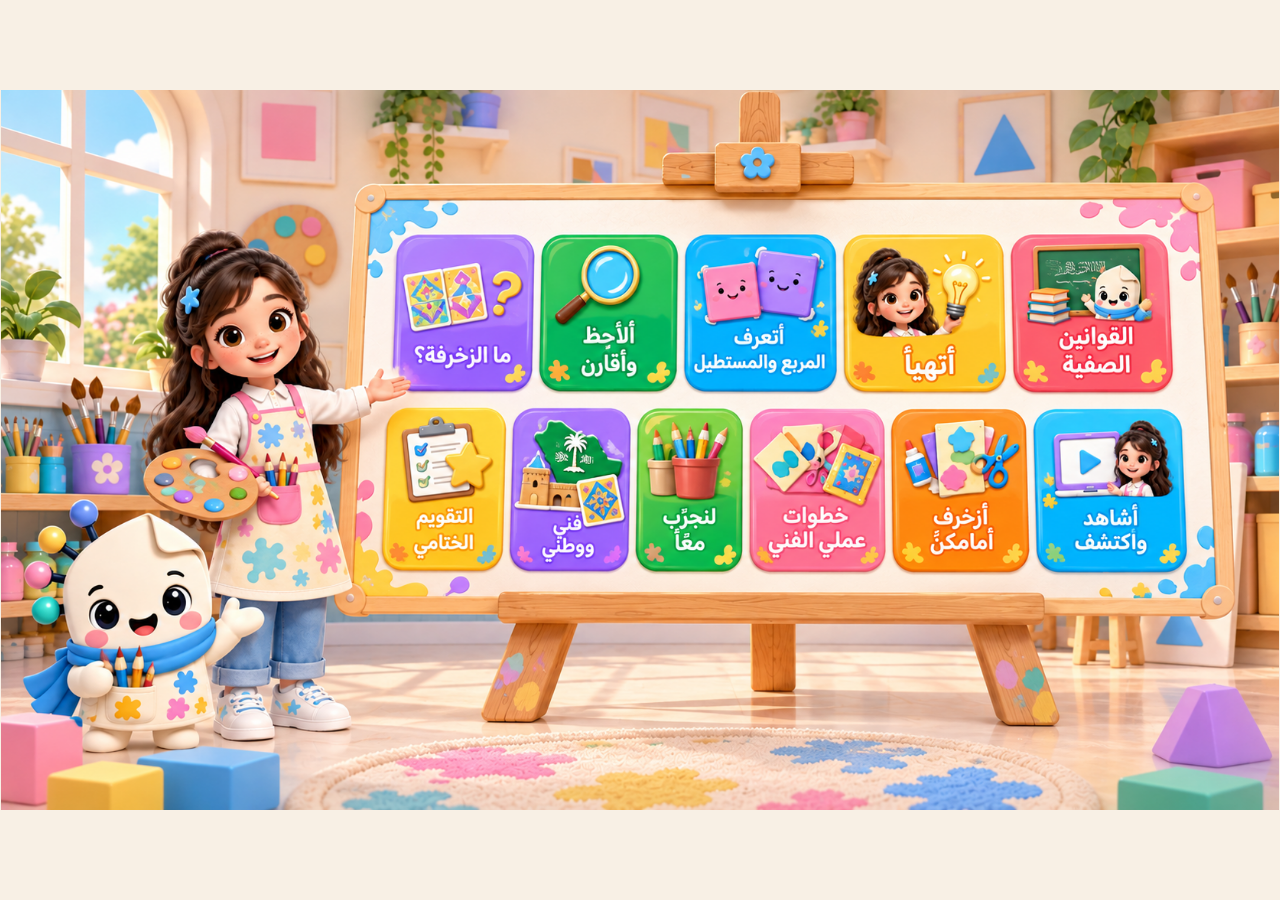
<file: index.html>
<!doctype html><html lang="ar"><head><meta charset="utf-8"><meta name="viewport" content="width=device-width,initial-scale=1,viewport-fit=cover"><link rel="stylesheet" href="style.css"><title>أزخرف بالمربع والمستطيل</title></head><body class="home-body"><main class="home-page"><div class="home-stage"><img class="home-image" src="home.png" alt="الشاشة الرئيسية"><div class="homewrap"><a class="hot" href="01-class-rules.html" style="left:78%;top:20%;width:13%;height:28%" aria-label="القوانين الصفية"></a><a class="hot" href="02-warm-up.html" style="left:65%;top:20%;width:13%;height:28%" aria-label="أتهيأ"></a><a class="hot" href="03-shapes.html" style="left:53%;top:20%;width:12%;height:28%" aria-label="أتعرف المربع والمستطيل"></a><a class="hot" href="04-compare.html" style="left:42%;top:20%;width:11%;height:28%" aria-label="ألاحظ وأقارن"></a><a class="hot" href="05-decoration.html" style="left:30%;top:20%;width:12%;height:28%" aria-label="ما الزخرفة"></a><a class="hot" href="06-watch-discover.html" style="left:79%;top:50%;width:13%;height:23%" aria-label="أشاهد وأكتشف"></a><a class="hot" href="07-demonstration.html" style="left:68%;top:50%;width:11%;height:23%" aria-label="أزخرف أمامكن"></a><a class="hot" href="08-art-steps.html" style="left:57%;top:50%;width:11%;height:23%" aria-label="خطوات عملي الفني"></a><a class="hot" href="09-try-together.html" style="left:47%;top:50%;width:10%;height:23%" aria-label="لنجرب معا"></a><a class="hot" href="10-art-homeland.html" style="left:38%;top:50%;width:9%;height:23%" aria-label="فني ووطني"></a><a class="hot" href="11-final-assessment.html" style="left:29%;top:50%;width:9%;height:23%" aria-label="التقويم الختامي"></a></div></div></main></body></html>
</file>
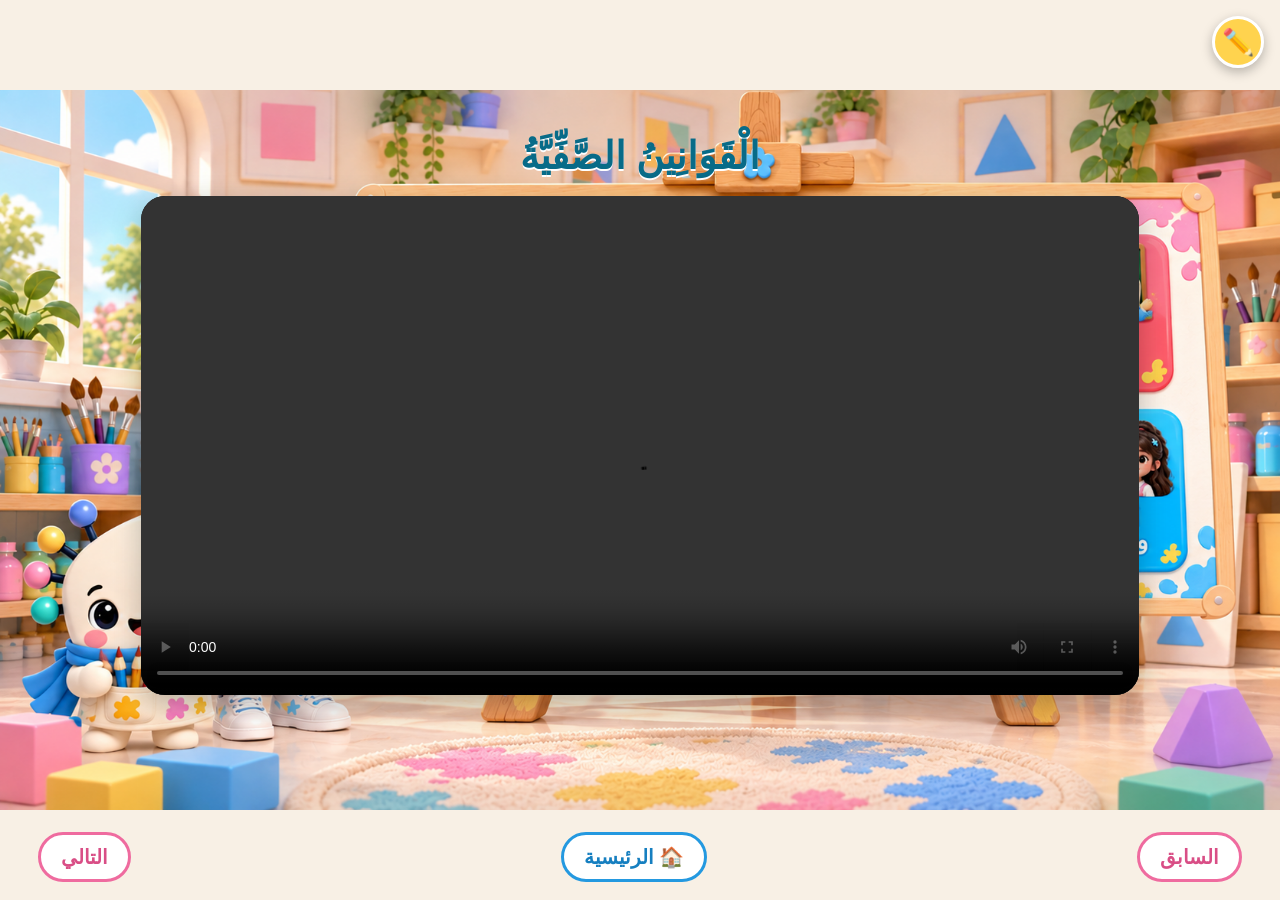
<file: 01-class-rules.html>
<!doctype html><html lang="ar" dir="rtl"><head><meta charset="utf-8"><meta name="viewport" content="width=device-width,initial-scale=1"><link rel="stylesheet" href="style.css"><title>أزخرف بالمربع والمستطيل</title></head><body><main class="page" style="background-image:url('home.png')"><div class="board"><div class="title">الْقَوَانِينُ الصَّفِّيَّةُ</div><video class="videoBox" controls playsinline src="class-rules.mp4"></video></div></main><script src="common.js"></script><script>document.addEventListener('DOMContentLoaded',()=>{document.body.insertAdjacentHTML('beforeend',nav('index.html','02-warm-up.html'));});</script></body></html>
</file>
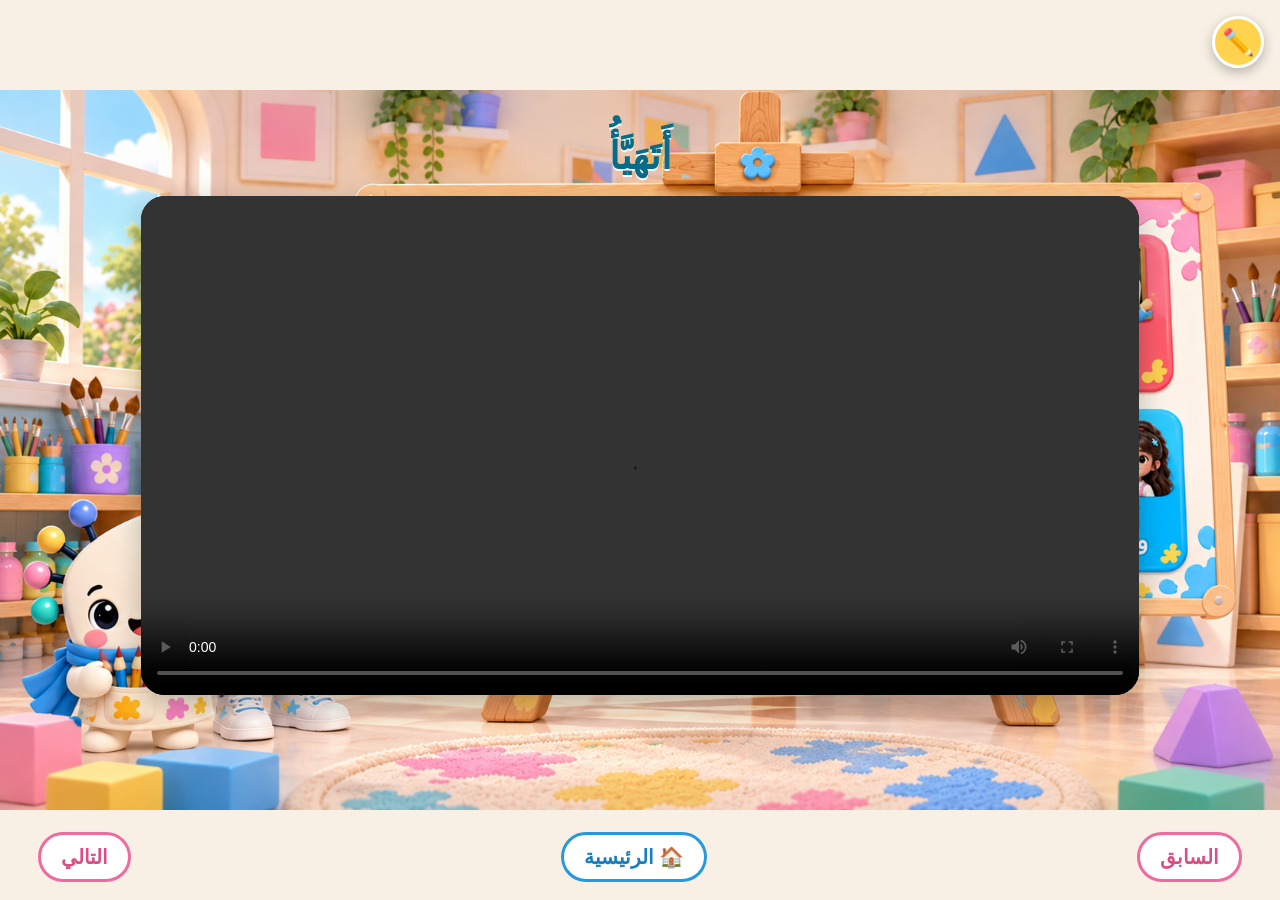
<file: 02-warm-up.html>
<!doctype html><html lang="ar" dir="rtl"><head><meta charset="utf-8"><meta name="viewport" content="width=device-width,initial-scale=1"><link rel="stylesheet" href="style.css"><title>أزخرف بالمربع والمستطيل</title></head><body><main class="page" style="background-image:url('home.png')"><div class="board"><div class="title">أَتَهَيَّأُ</div><video class="videoBox" controls playsinline src="warmup.mp4"></video></div></main><script src="common.js"></script><script>document.addEventListener('DOMContentLoaded',()=>{document.body.insertAdjacentHTML('beforeend',nav('01-class-rules.html','03-shapes.html'));});</script></body></html>
</file>
<file: style.css>
:root{--blue:#087da3;--pink:#f35f9e;--yellow:#ffc642;--purple:#8b5be8;--green:#35b86a}
*{box-sizing:border-box}html,body{margin:0;width:100%;height:100%;font-family:"Tahoma","Arial",sans-serif;direction:rtl;background:#f8f0e5;overflow:hidden}.page{position:relative;width:100vw;height:100vh;background-size:cover;background-position:center}.board{position:absolute;inset:8% 17% 18% 17%;display:flex;flex-direction:column;align-items:center;justify-content:center;gap:18px;text-align:center}.title{font-size:clamp(24px,3vw,48px);font-weight:900;color:#086b88;text-shadow:0 2px #fff}.row{display:flex;gap:24px;align-items:center;justify-content:center;flex-wrap:wrap}.shape{border:5px solid #fff;box-shadow:0 5px 18px #0002;cursor:pointer;transition:.25s}.sq{width:145px;height:145px;border-radius:18px}.rect{width:220px;height:130px;border-radius:18px}.pink{background:#f575aa}.sky{background:#4fc3ee}.yellow{background:#ffd04b}.purple{background:#9566e8}.btn{border:0;border-radius:24px;padding:14px 26px;font-size:clamp(18px,2vw,30px);font-weight:800;color:#fff;background:linear-gradient(#2cb9f0,#078dd1);box-shadow:0 5px 0 #0872a5;cursor:pointer}.btn.alt{background:linear-gradient(#a873f2,#7544d7);box-shadow:0 5px 0 #5830aa}.btn.pinkb{background:linear-gradient(#ff83b8,#ef4f93);box-shadow:0 5px 0 #bd3970}.msg{font-size:clamp(20px,2.2vw,34px);font-weight:800;color:#0a6687;background:#fffddd;padding:10px 20px;border-radius:18px}.nav{position:absolute;bottom:2%;left:3%;right:3%;display:flex;justify-content:space-between;align-items:center;z-index:30}.nav a{text-decoration:none;background:#fff;border:3px solid #ef6b9f;color:#d94e86;border-radius:25px;padding:10px 20px;font-size:20px;font-weight:800}.nav .home{border-color:#2499e0;color:#167fc0}.teacher{position:fixed;top:16px;right:16px;z-index:100}.penbtn{width:52px;height:52px;border-radius:50%;border:3px solid #fff;background:#ffd34e;font-size:26px;box-shadow:0 4px 12px #0004;cursor:pointer}.tools{display:none;margin-top:8px;background:#fff;border-radius:18px;padding:8px;box-shadow:0 4px 18px #0004;gap:6px;flex-wrap:wrap;width:240px}.tools.open{display:flex}.tools button{border:1px solid #ddd;background:#fafafa;border-radius:10px;padding:7px;cursor:pointer}.color{width:26px;height:26px;border-radius:50%!important}.draw-layer{position:fixed;inset:0;z-index:90;pointer-events:none}.draw-layer.active{pointer-events:auto}.character{position:absolute;left:1.5%;bottom:10%;width:min(31vw,420px);max-height:70vh;z-index:12;object-fit:contain;filter:drop-shadow(0 8px 10px #0003)}.videoBox{width:min(78vw,1100px);max-height:65vh;border-radius:24px;box-shadow:0 10px 30px #0004;background:#000}.cards{display:grid;grid-template-columns:repeat(3,minmax(120px,1fr));gap:16px;width:90%}.card{background:#fff;border-radius:22px;padding:18px;box-shadow:0 5px 18px #0002;font-size:24px;font-weight:800;cursor:pointer}.hidden{display:none!important}.dotted{border:5px dashed #888;background:#fff8}.slots{display:flex;gap:10px;background:#8067df;padding:14px;border-radius:24px}.slot{width:110px;height:90px;background:#fff;border-radius:14px;display:flex;align-items:center;justify-content:center}.smallshape{width:65px;height:65px;border-radius:10px}.smallrect{width:85px;height:50px;border-radius:10px}.stars{position:absolute;top:3%;left:31%;right:31%;display:flex;justify-content:space-around;font-size:52px;z-index:5}.star.done{filter:drop-shadow(0 0 10px gold);color:#ffc400}.assess{background:#fffdf4;border-radius:28px;padding:20px;width:86%;max-height:65vh;overflow:auto}.feedback{font-size:28px;font-weight:900;min-height:40px}.stepbar{display:flex;gap:10px;flex-wrap:wrap}.step{padding:12px 18px;border-radius:18px;background:#ffffffdd;font-weight:900;font-size:24px;border:3px solid #f0b23c;cursor:pointer}.pattern{display:flex;gap:10px;align-items:center}.pattern>div{box-shadow:0 2px 6px #0002}.homewrap{position:absolute;inset:0}.hot{position:absolute;background:transparent;border:0;cursor:pointer}.hot:hover{outline:4px solid #fff8;border-radius:20px}@media(max-width:800px){.board{inset:10% 8% 18%}.character{width:35vw}.sq{width:100px;height:100px}.rect{width:160px;height:90px}.cards{grid-template-columns:repeat(2,1fr)}.nav a{font-size:16px;padding:8px 12px}}

/* الشاشة الرئيسية: إظهار الصورة كاملة داخل أي شاشة بدون قص */
.home-body{background:#f8f0e5;overflow:hidden}
.home-page{width:100vw;height:100dvh;display:flex;align-items:center;justify-content:center;overflow:hidden;background:#f8f0e5}
.home-stage{position:relative;width:min(100vw,calc(100dvh * 16 / 9));height:min(100dvh,calc(100vw * 9 / 16));aspect-ratio:16/9;flex:none}
.home-image{position:absolute;inset:0;width:100%;height:100%;display:block;object-fit:contain;user-select:none;-webkit-user-drag:none}
.home-stage .homewrap{position:absolute;inset:0}

/* توافق الجوال والآيباد: عرض الدرس كاملًا بنسبة 16:9 بدون قص */
html,body{min-width:0;min-height:0}
.page{position:absolute;left:50%;top:50%;width:min(100vw,calc(100dvh * 16 / 9));height:min(100dvh,calc(100vw * 9 / 16));aspect-ratio:16/9;transform:translate(-50%,-50%);background-size:100% 100%;background-repeat:no-repeat;background-position:center;overflow:hidden}
@supports not (height:100dvh){.page{width:min(100vw,calc(100vh * 16 / 9));height:min(100vh,calc(100vw * 9 / 16))}}
@media (max-width:600px){
  .board{inset:7% 6% 15%;gap:8px}
  .title{font-size:clamp(15px,4.2vw,24px)}
  .btn{padding:8px 12px;font-size:clamp(13px,3.6vw,18px);border-radius:16px}
  .msg{font-size:clamp(13px,3.5vw,18px);padding:6px 10px}
  .row{gap:8px}
  .sq{width:70px;height:70px;border-width:3px;border-radius:10px}
  .rect{width:110px;height:65px;border-width:3px;border-radius:10px}
  .cards{gap:7px;width:96%;grid-template-columns:repeat(3,minmax(70px,1fr))}
  .card{padding:8px;border-radius:12px;font-size:clamp(12px,3vw,17px)}
  .nav{bottom:1%;left:1.5%;right:1.5%}
  .nav a{font-size:12px;padding:5px 8px;border-width:2px;border-radius:15px}
  .teacher{top:max(6px,env(safe-area-inset-top));right:max(6px,env(safe-area-inset-right))}
  .penbtn{width:38px;height:38px;font-size:18px;border-width:2px}
  .tools{width:190px;padding:5px;gap:4px}
  .tools button{padding:5px;font-size:12px}
  .character{width:min(30vw,180px);bottom:8%}
  .videoBox{width:88%;max-height:62%}
  .slots{gap:5px;padding:7px;border-radius:14px}
  .slot{width:55px;height:45px;border-radius:8px}
  .smallshape{width:34px;height:34px}.smallrect{width:45px;height:27px}
  .stars{top:2%;left:28%;right:28%;font-size:clamp(22px,6vw,34px)}
  .assess{width:94%;max-height:68%;padding:10px;border-radius:16px}
  .feedback{font-size:16px;min-height:24px}
  .step{padding:6px 8px;font-size:13px;border-width:2px;border-radius:10px}
}
</file>
